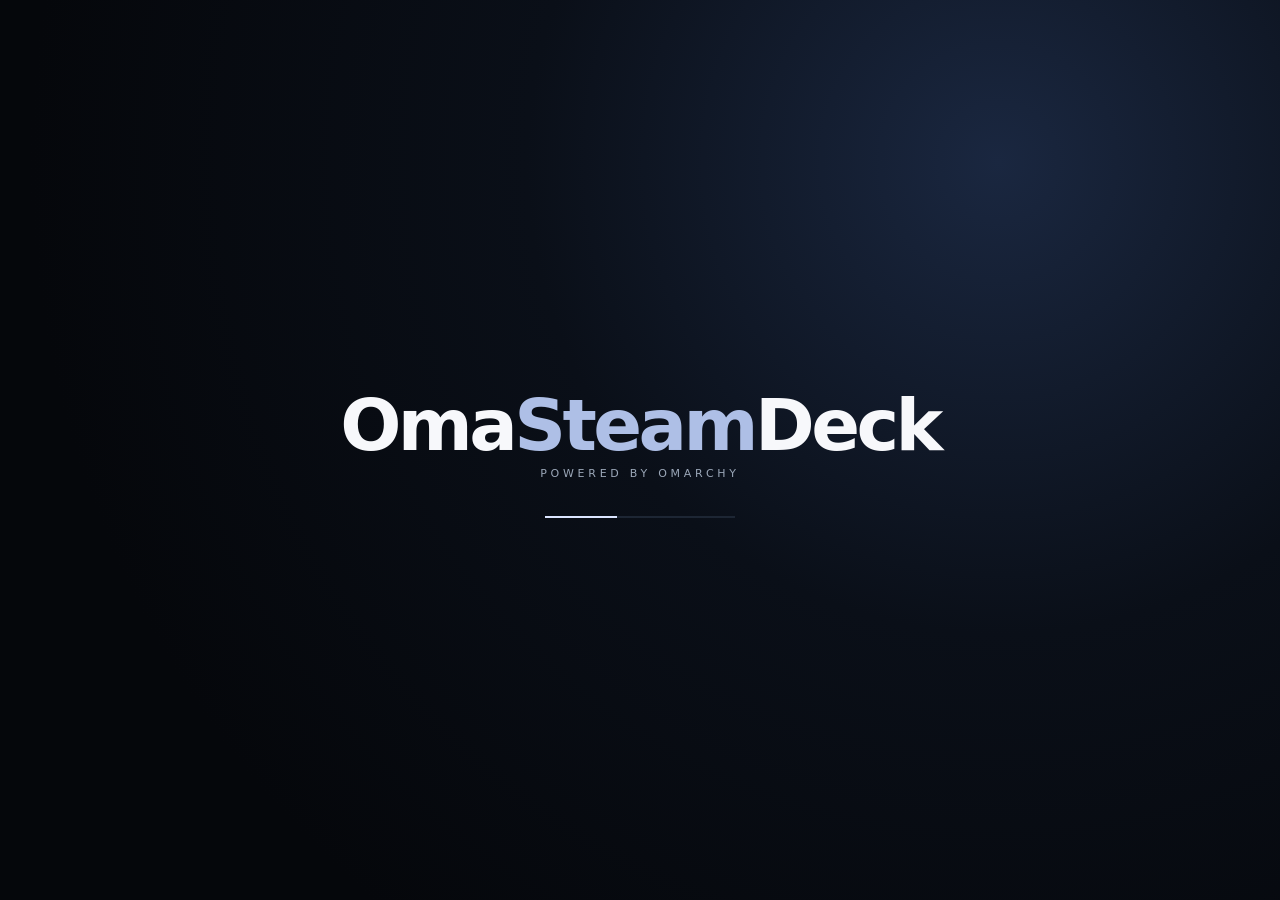
<file: index.html>
<!doctype html><html lang="en"><head><meta charset="utf-8"><meta name="viewport" content="width=device-width,initial-scale=1"><meta name="theme-color" content="#07090d"><title>OmaSteamDeck</title><link rel="stylesheet" href="src/style.css"></head><body><main id="app" tabindex="0"></main><script type="module" src="src/app.js"></script></body></html>
</file>
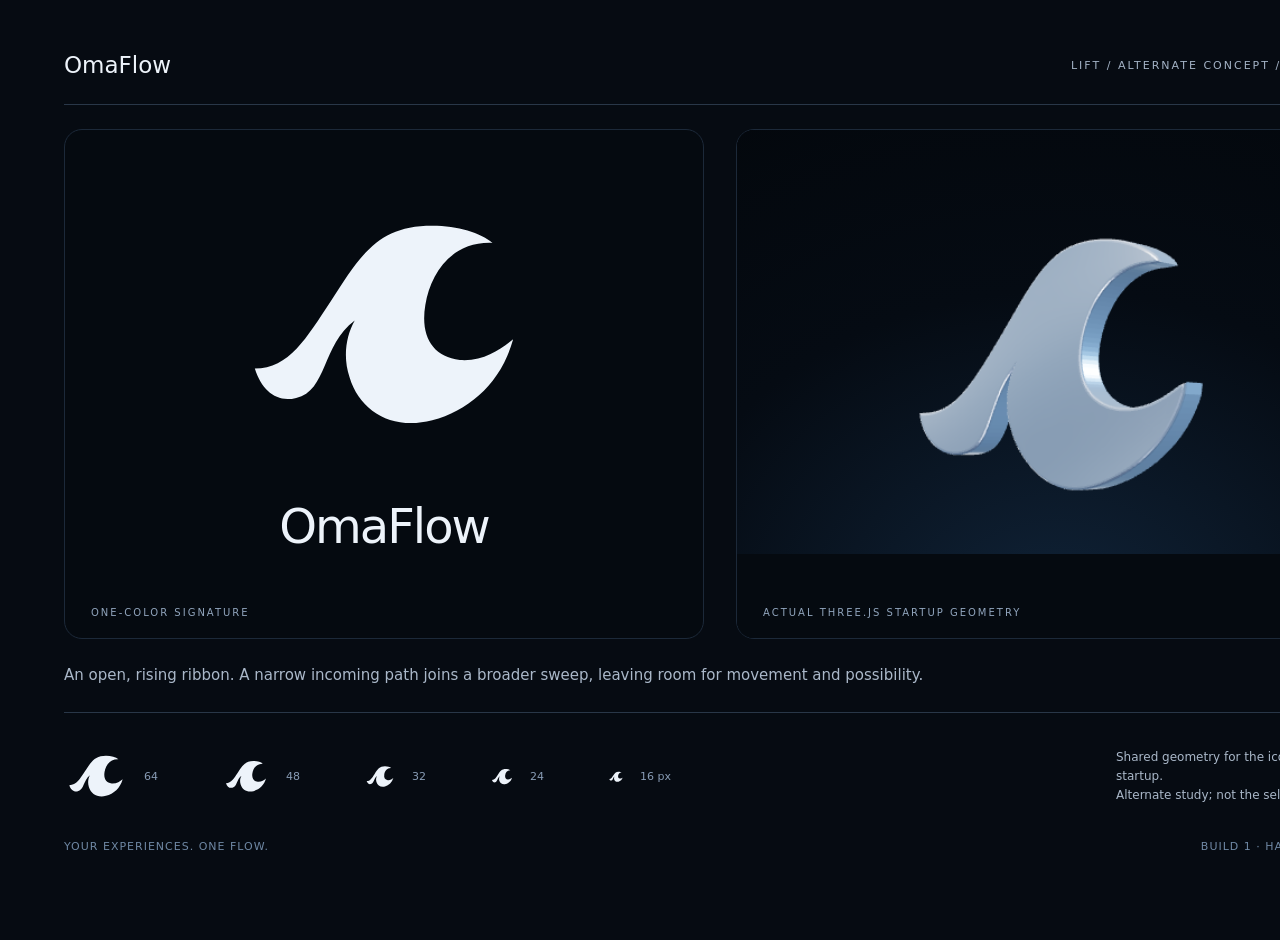
<file: docs/branding/omaflow-lift-review.html>
<!doctype html><meta charset="utf-8"><title>OmaFlow — Lift alternate concept</title>
<style>
*{box-sizing:border-box}body{margin:0;background:#060b12;color:#edf3fa;font-family:'DejaVu Sans',sans-serif;width:1440px;height:940px;padding:52px 64px}header{display:flex;justify-content:space-between;align-items:center;border-bottom:1px solid #293748;padding-bottom:26px}header strong{font-size:23px;font-weight:500}header span{font-size:11px;letter-spacing:2px;color:#a3b2c5}.columns{display:grid;grid-template-columns:1fr 1fr;gap:32px;padding-top:24px}.study{height:510px;position:relative;text-align:center;background:#050a10;border:1px solid #1c2939;border-radius:18px;overflow:hidden}.study .flat{width:310px;height:310px;margin:44px auto 0;display:block}.name{font-size:48px;letter-spacing:-2px;margin-top:14px}.label{position:absolute;bottom:20px;left:26px;color:#91a5bd;letter-spacing:2px;font-size:10px}.render{position:absolute;width:1280px;height:800px;left:50%;top:-92px;transform:translateX(-50%) scale(1.12);transform-origin:50% 0;pointer-events:none;border:0}.render-cover{position:absolute;inset:424px 0 0;background:#050a10}.caption{font-size:15px;line-height:1.6;color:#aab8c9;margin:24px 0 0;max-width:1000px}.sizes{height:128px;display:flex;align-items:center;gap:64px;margin-top:25px;border-top:1px solid #293748}.sizes figure{margin:0;display:flex;gap:16px;align-items:center}.sizes img{display:block}.sizes span{font-size:11px;color:#889cb5}.status{margin-left:auto;max-width:260px;font-size:12px;color:#aab8c9;line-height:1.6}footer{display:flex;justify-content:space-between;color:#6f88a4;font-size:11px;letter-spacing:1px}
</style>
<header><strong>OmaFlow</strong><span>LIFT / ALTERNATE CONCEPT / FOR REVIEW</span></header>
<div class="columns">
<div class="study"><img class="flat" src="../../omasteamdeck/assets/omaflow-lift-concept.svg"><div class="name">OmaFlow</div><div class="label">ONE-COLOR SIGNATURE</div></div>
<div class="study"><iframe class="render" src="../../omasteamdeck/assets/startup/index.html?preview=1&concept=lift&frame=.65"></iframe><div class="render-cover"></div><div class="label">ACTUAL THREE.JS STARTUP GEOMETRY</div></div>
</div>
<p class="caption">An open, rising ribbon. A narrow incoming path joins a broader sweep, leaving room for movement and possibility.</p>
<div class="sizes">
<figure><img src="../../omasteamdeck/assets/omaflow-lift-concept.svg" width="64" height="64"><span>64</span></figure>
<figure><img src="../../omasteamdeck/assets/omaflow-lift-concept.svg" width="48" height="48"><span>48</span></figure>
<figure><img src="../../omasteamdeck/assets/omaflow-lift-concept.svg" width="32" height="32"><span>32</span></figure>
<figure><img src="../../omasteamdeck/assets/omaflow-lift-concept.svg" width="24" height="24"><span>24</span></figure>
<figure><img src="../../omasteamdeck/assets/omaflow-lift-concept.svg" width="16" height="16"><span>16 px</span></figure>
<div class="status">Shared geometry for the icon and the 3D startup.<br>Alternate study; not the selected identity.</div></div>
<footer><span>YOUR EXPERIENCES. ONE FLOW.</span><span>BUILD 1 · HANDHELD FIRST</span></footer>
</file>
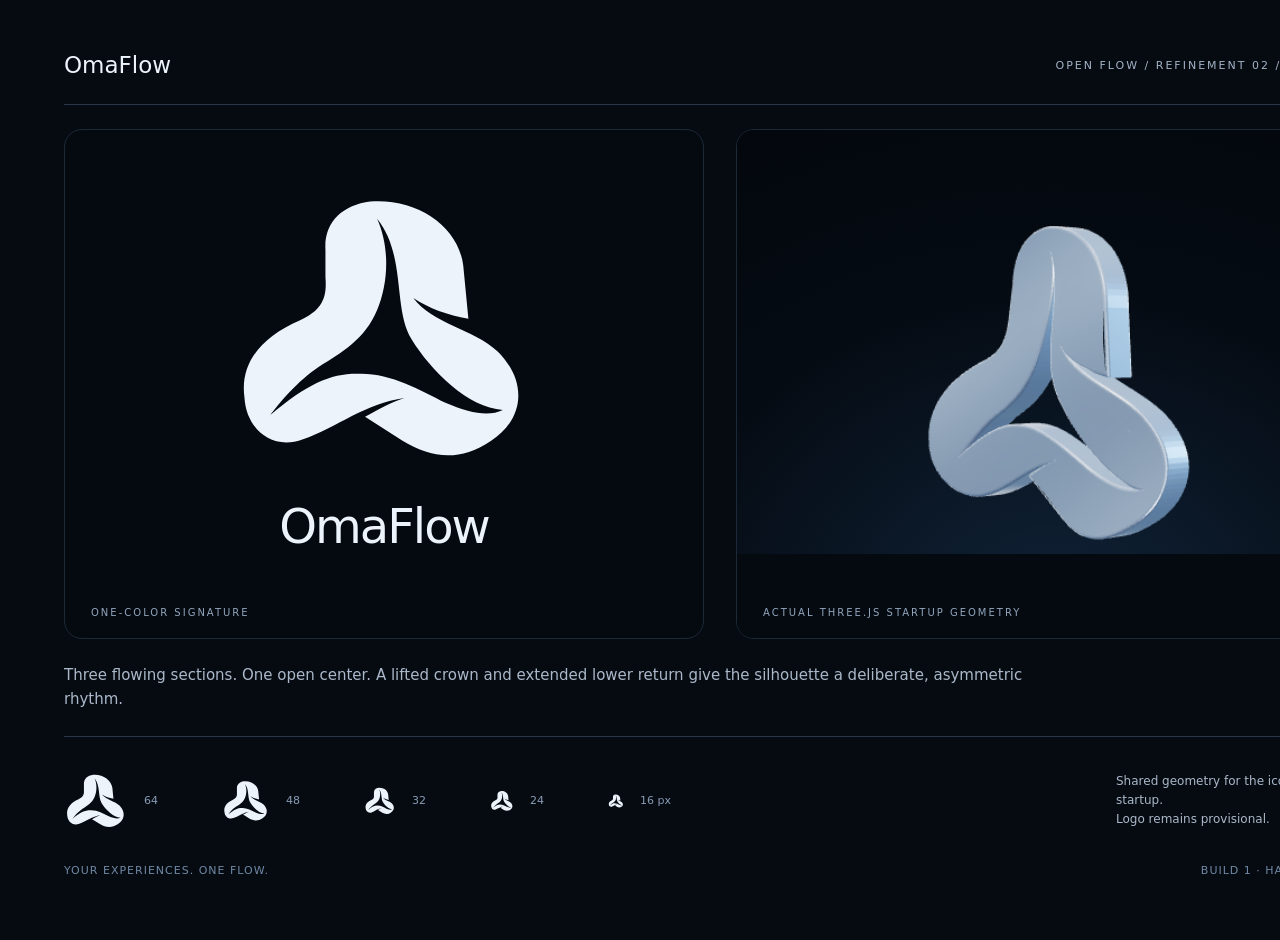
<file: docs/branding/omaflow-open-flow-review.html>
<!doctype html><meta charset="utf-8"><title>OmaFlow — Open Flow refinement</title>
<style>
*{box-sizing:border-box}body{margin:0;background:#060b12;color:#edf3fa;font-family:'DejaVu Sans',sans-serif;width:1440px;height:940px;padding:52px 64px}header{display:flex;justify-content:space-between;align-items:center;border-bottom:1px solid #293748;padding-bottom:26px}header strong{font-size:23px;font-weight:500}header span{font-size:11px;letter-spacing:2px;color:#a3b2c5}.columns{display:grid;grid-template-columns:1fr 1fr;gap:32px;padding-top:24px}.study{height:510px;position:relative;text-align:center;background:#050a10;border:1px solid #1c2939;border-radius:18px;overflow:hidden}.study .flat{width:310px;height:310px;margin:44px auto 0;display:block}.name{font-size:48px;letter-spacing:-2px;margin-top:14px}.label{position:absolute;bottom:20px;left:26px;color:#91a5bd;letter-spacing:2px;font-size:10px}.render{position:absolute;width:1280px;height:800px;left:50%;top:-92px;transform:translateX(-50%) scale(1.12);transform-origin:50% 0;pointer-events:none;border:0}.render-cover{position:absolute;inset:424px 0 0;background:#050a10}.caption{font-size:15px;line-height:1.6;color:#aab8c9;margin:24px 0 0;max-width:1000px}.sizes{height:128px;display:flex;align-items:center;gap:64px;margin-top:25px;border-top:1px solid #293748}.sizes figure{margin:0;display:flex;gap:16px;align-items:center}.sizes img{display:block}.sizes span{font-size:11px;color:#889cb5}.status{margin-left:auto;max-width:260px;font-size:12px;color:#aab8c9;line-height:1.6}footer{display:flex;justify-content:space-between;color:#6f88a4;font-size:11px;letter-spacing:1px}
</style>
<header><strong>OmaFlow</strong><span>OPEN FLOW / REFINEMENT 02 / FOR REVIEW</span></header>
<div class="columns">
<div class="study"><img class="flat" src="../../omasteamdeck/assets/omaflow-mark.svg"><div class="name">OmaFlow</div><div class="label">ONE-COLOR SIGNATURE</div></div>
<div class="study"><iframe class="render" src="../../omasteamdeck/assets/startup/index.html?preview=1&frame=.35"></iframe><div class="render-cover"></div><div class="label">ACTUAL THREE.JS STARTUP GEOMETRY</div></div>
</div>
<p class="caption">Three flowing sections. One open center. A lifted crown and extended lower return give the silhouette a deliberate, asymmetric rhythm.</p>
<div class="sizes">
<figure><img src="../../omasteamdeck/assets/omaflow-mark.svg" width="64" height="64"><span>64</span></figure>
<figure><img src="../../omasteamdeck/assets/omaflow-mark.svg" width="48" height="48"><span>48</span></figure>
<figure><img src="../../omasteamdeck/assets/omaflow-mark.svg" width="32" height="32"><span>32</span></figure>
<figure><img src="../../omasteamdeck/assets/omaflow-mark.svg" width="24" height="24"><span>24</span></figure>
<figure><img src="../../omasteamdeck/assets/omaflow-mark.svg" width="16" height="16"><span>16 px</span></figure>
<div class="status">Shared geometry for the icon and the 3D startup.<br>Logo remains provisional.</div></div>
<footer><span>YOUR EXPERIENCES. ONE FLOW.</span><span>BUILD 1 · HANDHELD FIRST</span></footer>
</file>
<file: src/style.css>
:root{font-family:Inter,ui-monospace,"SFMono-Regular",system-ui,sans-serif;color:#f7f8fb;background:#06080c;--panel:#111722;--panel2:#171f2d;--muted:#9ba7b8;--line:#2a3445;--focus:#d8e3ff}*{box-sizing:border-box}body{margin:0;overflow:hidden;background:radial-gradient(circle at 78% 18%,#1a2740 0,#0a0f18 38%,#05070b 78%);height:100vh}button{font:inherit}.screen{height:100vh;padding:34px 42px;display:flex;flex-direction:column}.splash{align-items:center;justify-content:center}.logo{font-size:clamp(36px,7vw,72px);font-weight:850;letter-spacing:-.05em}.logo em{font-style:normal;color:#aebfe6}.kicker{font-size:11px;letter-spacing:.34em;color:var(--muted);text-transform:uppercase}.loader{width:190px;height:2px;background:#1d2634;margin-top:36px;overflow:hidden}.loader:after{content:"";display:block;width:38%;height:100%;background:#dbe5ff;animation:load 1.4s ease-in-out infinite}@keyframes load{from{transform:translateX(-110%)}to{transform:translateX(370%)}}h1{font-size:34px;margin:7px 0 22px}.profiles{justify-content:center}.profile-row{display:flex;gap:18px}.profile,.card,.navbtn{border:1px solid var(--line);background:linear-gradient(145deg,#151d29,#0c1119);color:inherit;border-radius:17px;outline:0}.profile{width:210px;height:142px;padding:20px;text-align:left}.profile b{display:block;font-size:24px;margin-top:37px}.focused{border-color:var(--focus)!important;box-shadow:0 0 0 3px #9db9ff26,0 18px 48px #0009;transform:translateY(-3px)}header{display:flex;justify-content:space-between;align-items:end}.status{color:var(--muted);font-size:13px}.tabs{display:flex;gap:10px;margin:16px 0}.navbtn{padding:10px 15px;color:var(--muted)}.navbtn.active{color:white;background:#1a2331}.hero{height:160px;border:1px solid var(--line);border-radius:22px;padding:25px;background:linear-gradient(110deg,#172235,#0e141e 55%,#27324a);display:flex;flex-direction:column;justify-content:flex-end;margin-bottom:18px}.hero h2{font-size:30px;margin:0 0 4px}.hero p{margin:0;color:#b3bed0}.rowtitle{display:flex;justify-content:space-between;align-items:center;margin:2px 0 10px}.rowtitle h3{margin:0;font-size:18px}.rowtitle span{color:var(--muted);font-size:12px}.cards{display:grid;grid-template-columns:repeat(4,1fr);gap:13px}.card{height:116px;padding:15px;text-align:left;display:flex;flex-direction:column;justify-content:space-between;transition:.12s}.art{font-size:28px}.card b{font-size:16px}.card small{color:var(--muted)}.footer{margin-top:auto;padding-top:12px;color:var(--muted);font-size:12px}.toast{position:fixed;right:24px;bottom:24px;padding:12px 16px;border:1px solid var(--line);background:#121925;border-radius:12px}@media(max-width:900px){.screen{padding:28px 32px}.hero{height:145px}.cards{grid-template-columns:repeat(4,1fr)}.card{height:108px}}
</file>
